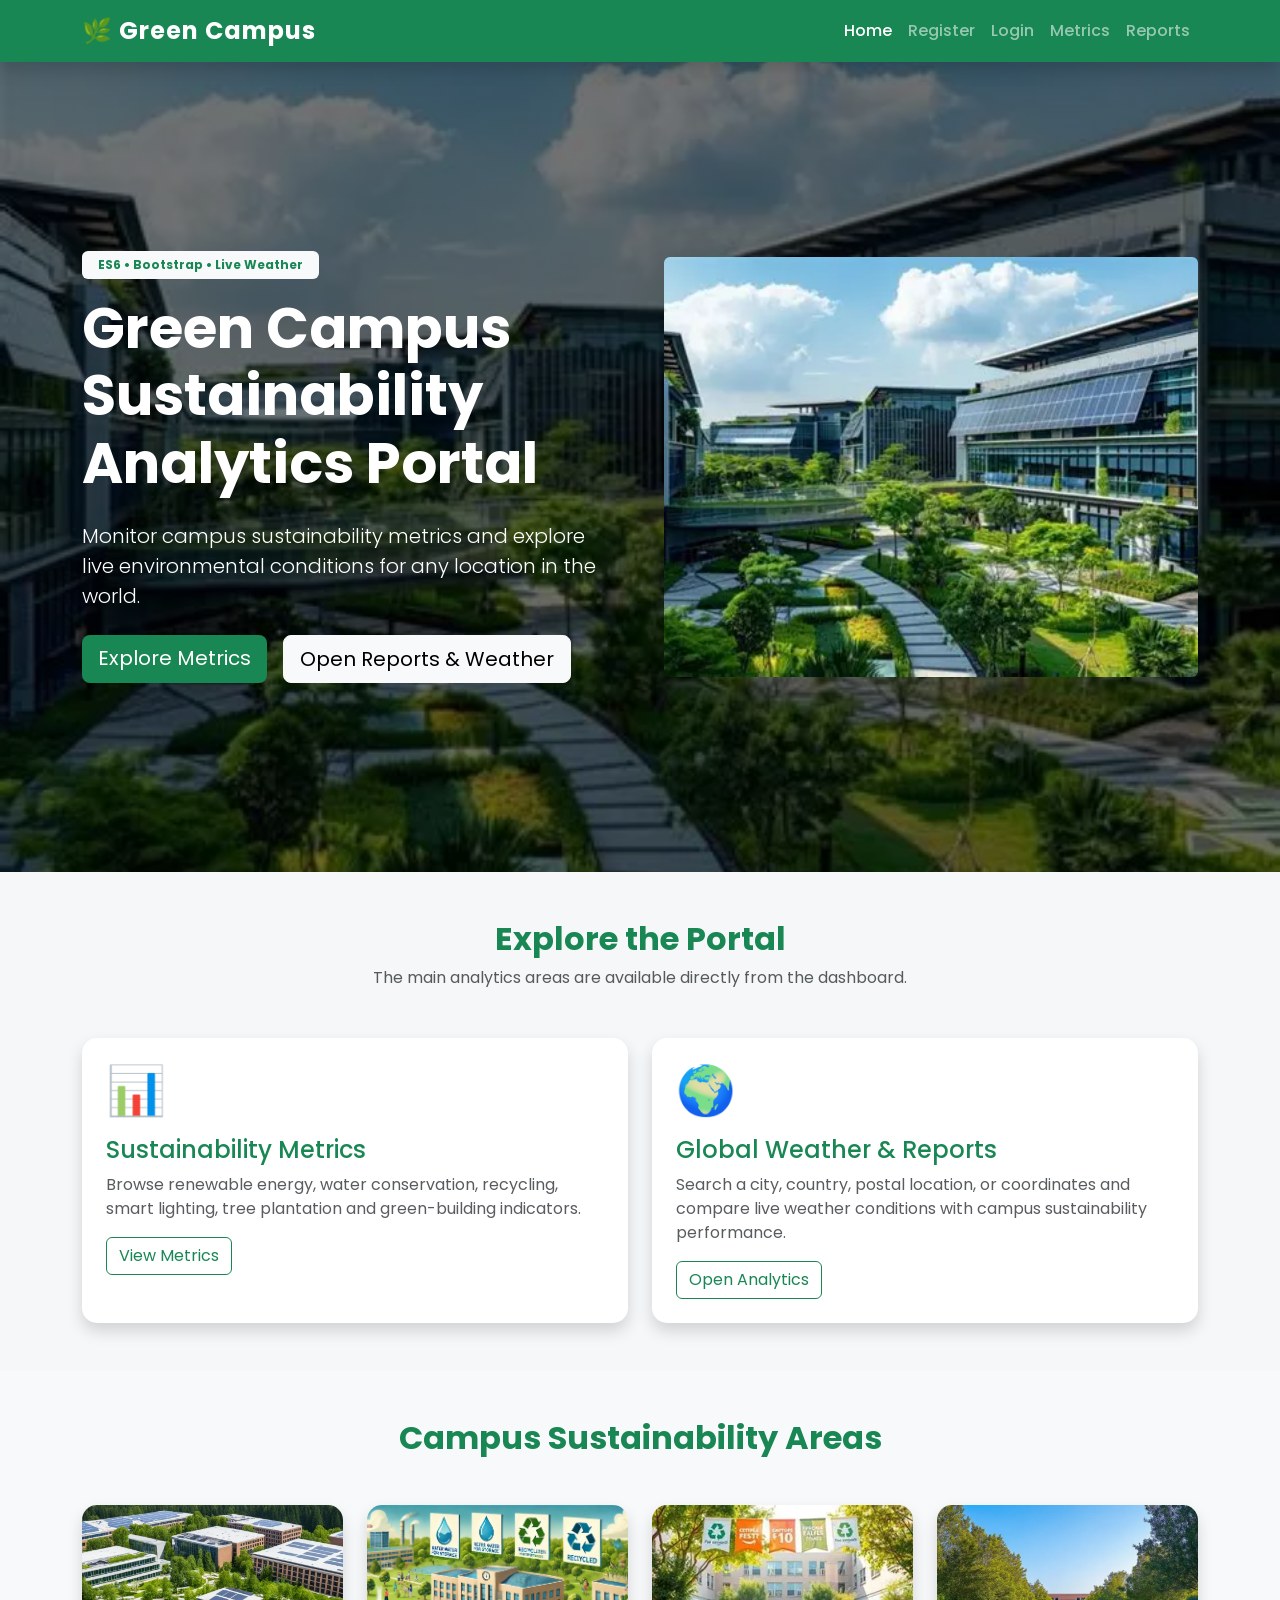
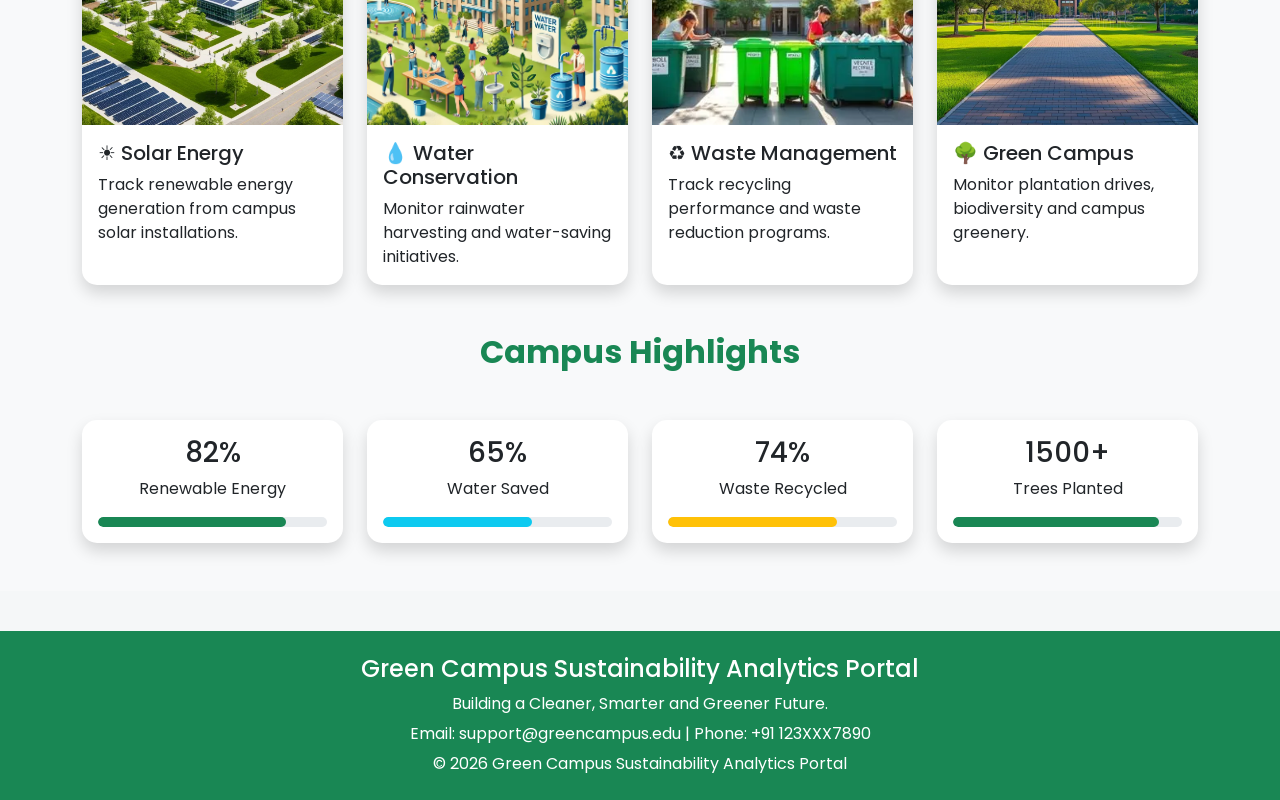
<file: index.html>
<!DOCTYPE html>
<html lang="en">
<head>
    <meta charset="UTF-8">
    <meta name="viewport" content="width=device-width, initial-scale=1.0">
    <title>Green Campus Sustainability Analytics Portal</title>

    <link href="https://cdn.jsdelivr.net/npm/bootstrap@5.3.3/dist/css/bootstrap.min.css" rel="stylesheet">
    <link href="https://fonts.googleapis.com/css2?family=Poppins:wght@300;400;500;600;700&display=swap" rel="stylesheet">
    <link rel="stylesheet" href="css/style.css">
</head>
<body>

<nav class="navbar navbar-expand-lg navbar-dark bg-success sticky-top shadow">
    <div class="container">
        <a class="navbar-brand fw-bold" href="index.html">🌿 Green Campus</a>
        <button class="navbar-toggler" type="button" data-bs-toggle="collapse" data-bs-target="#navbarNav" aria-controls="navbarNav" aria-expanded="false" aria-label="Toggle navigation">
            <span class="navbar-toggler-icon"></span>
        </button>
        <div class="collapse navbar-collapse" id="navbarNav">
            <ul class="navbar-nav ms-auto">
                <li class="nav-item"><a class="nav-link active" href="index.html">Home</a></li>
                <li class="nav-item"><a class="nav-link" href="register.html">Register</a></li>
                <li class="nav-item"><a class="nav-link" href="login.html">Login</a></li>
                <li class="nav-item"><a class="nav-link" href="catalog.html">Metrics</a></li>
                <li class="nav-item"><a class="nav-link" href="report.html">Reports</a></li>
            </ul>
        </div>
    </div>
</nav>

<section class="hero d-flex align-items-center">
    <div class="container">
        <div class="row align-items-center g-5">
            <div class="col-lg-6 text-center text-lg-start">
                <span class="badge bg-light text-success mb-3 px-3 py-2">ES6 • Bootstrap • Live Weather</span>
                <h1 class="display-4 fw-bold text-white">Green Campus Sustainability Analytics Portal</h1>
                <p class="lead text-white mt-4">
                    Monitor campus sustainability metrics and explore live environmental conditions for any location in the world.
                </p>
                <div class="d-flex flex-wrap gap-3 justify-content-center justify-content-lg-start mt-4">
                    <a href="catalog.html" class="btn btn-success btn-lg">Explore Metrics</a>
                    <a href="report.html" class="btn btn-light btn-lg">Open Reports & Weather</a>
                </div>
            </div>
            <div class="col-lg-6 text-center">
                <img src="images/campus.webp" class="img-fluid rounded shadow-lg hero-img" alt="Green Campus">
            </div>
        </div>
    </div>
</section>

<section class="py-5">
    <div class="container">
        <h2 class="text-center text-success fw-bold mb-2">Explore the Portal</h2>
        <p class="text-center text-muted mb-5">The main analytics areas are available directly from the dashboard.</p>
        <div class="row g-4">
            <div class="col-md-6">
                <div class="card h-100 shadow border-0 portal-card">
                    <div class="card-body p-4">
                        <div class="display-5 mb-3">📊</div>
                        <h4 class="text-success">Sustainability Metrics</h4>
                        <p class="text-muted">Browse renewable energy, water conservation, recycling, smart lighting, tree plantation and green-building indicators.</p>
                        <a href="catalog.html" class="btn btn-outline-success">View Metrics</a>
                    </div>
                </div>
            </div>
            <div class="col-md-6">
                <div class="card h-100 shadow border-0 portal-card">
                    <div class="card-body p-4">
                        <div class="display-5 mb-3">🌍</div>
                        <h4 class="text-success">Global Weather & Reports</h4>
                        <p class="text-muted">Search a city, country, postal location, or coordinates and compare live weather conditions with campus sustainability performance.</p>
                        <a href="report.html" class="btn btn-outline-success">Open Analytics</a>
                    </div>
                </div>
            </div>
        </div>
    </div>
</section>

<section class="py-5 bg-light">
    <div class="container">
        <h2 class="text-center text-success fw-bold mb-5">Campus Sustainability Areas</h2>
        <div class="row g-4 css-grid-areas">
            <div class="col-md-6 col-lg-3">
                <div class="card h-100 shadow border-0">
                    <img src="images/solar.webp" class="card-img-top" alt="Solar Energy">
                    <div class="card-body"><h5 class="card-title">☀ Solar Energy</h5><p class="card-text">Track renewable energy generation from campus solar installations.</p></div>
                </div>
            </div>
            <div class="col-md-6 col-lg-3">
                <div class="card h-100 shadow border-0">
                    <img src="images/water.jpeg" class="card-img-top" alt="Water Conservation">
                    <div class="card-body"><h5 class="card-title">💧 Water Conservation</h5><p class="card-text">Monitor rainwater harvesting and water-saving initiatives.</p></div>
                </div>
            </div>
            <div class="col-md-6 col-lg-3">
                <div class="card h-100 shadow border-0">
                    <img src="images/recycling.webp" class="card-img-top" alt="Recycling">
                    <div class="card-body"><h5 class="card-title">♻ Waste Management</h5><p class="card-text">Track recycling performance and waste reduction programs.</p></div>
                </div>
            </div>
            <div class="col-md-6 col-lg-3">
                <div class="card h-100 shadow border-0">
                    <img src="images/trees.webp" class="card-img-top" alt="Trees">
                    <div class="card-body"><h5 class="card-title">🌳 Green Campus</h5><p class="card-text">Monitor plantation drives, biodiversity and campus greenery.</p></div>
                </div>
            </div>
        </div>
    </div>
</section>

<section class="bg-light pb-5">
    <div class="container">
        <h2 class="text-center text-success fw-bold mb-5">Campus Highlights</h2>
        <div class="row g-4">
            <div class="col-md-6 col-lg-3"><div class="card text-center shadow h-100"><div class="card-body"><h3>82%</h3><p>Renewable Energy</p><div class="progress"><div class="progress-bar bg-success" style="width:82%"></div></div></div></div></div>
            <div class="col-md-6 col-lg-3"><div class="card text-center shadow h-100"><div class="card-body"><h3>65%</h3><p>Water Saved</p><div class="progress"><div class="progress-bar bg-info" style="width:65%"></div></div></div></div></div>
            <div class="col-md-6 col-lg-3"><div class="card text-center shadow h-100"><div class="card-body"><h3>74%</h3><p>Waste Recycled</p><div class="progress"><div class="progress-bar bg-warning" style="width:74%"></div></div></div></div></div>
            <div class="col-md-6 col-lg-3"><div class="card text-center shadow h-100"><div class="card-body"><h3>1500+</h3><p>Trees Planted</p><div class="progress"><div class="progress-bar bg-success" style="width:90%"></div></div></div></div></div>
        </div>
    </div>
</section>

<footer class="bg-success text-white text-center py-4">
    <div class="container">
        <h4>Green Campus Sustainability Analytics Portal</h4>
        <p>Building a Cleaner, Smarter and Greener Future.</p>
        <p>Email: support@greencampus.edu | Phone: +91 123XXX7890</p>
        <p class="mb-0">© 2026 Green Campus Sustainability Analytics Portal</p>
    </div>
</footer>

<script src="https://cdn.jsdelivr.net/npm/bootstrap@5.3.3/dist/js/bootstrap.bundle.min.js"></script>
<script src="js/script.js"></script>
</body>
</html>
</file>
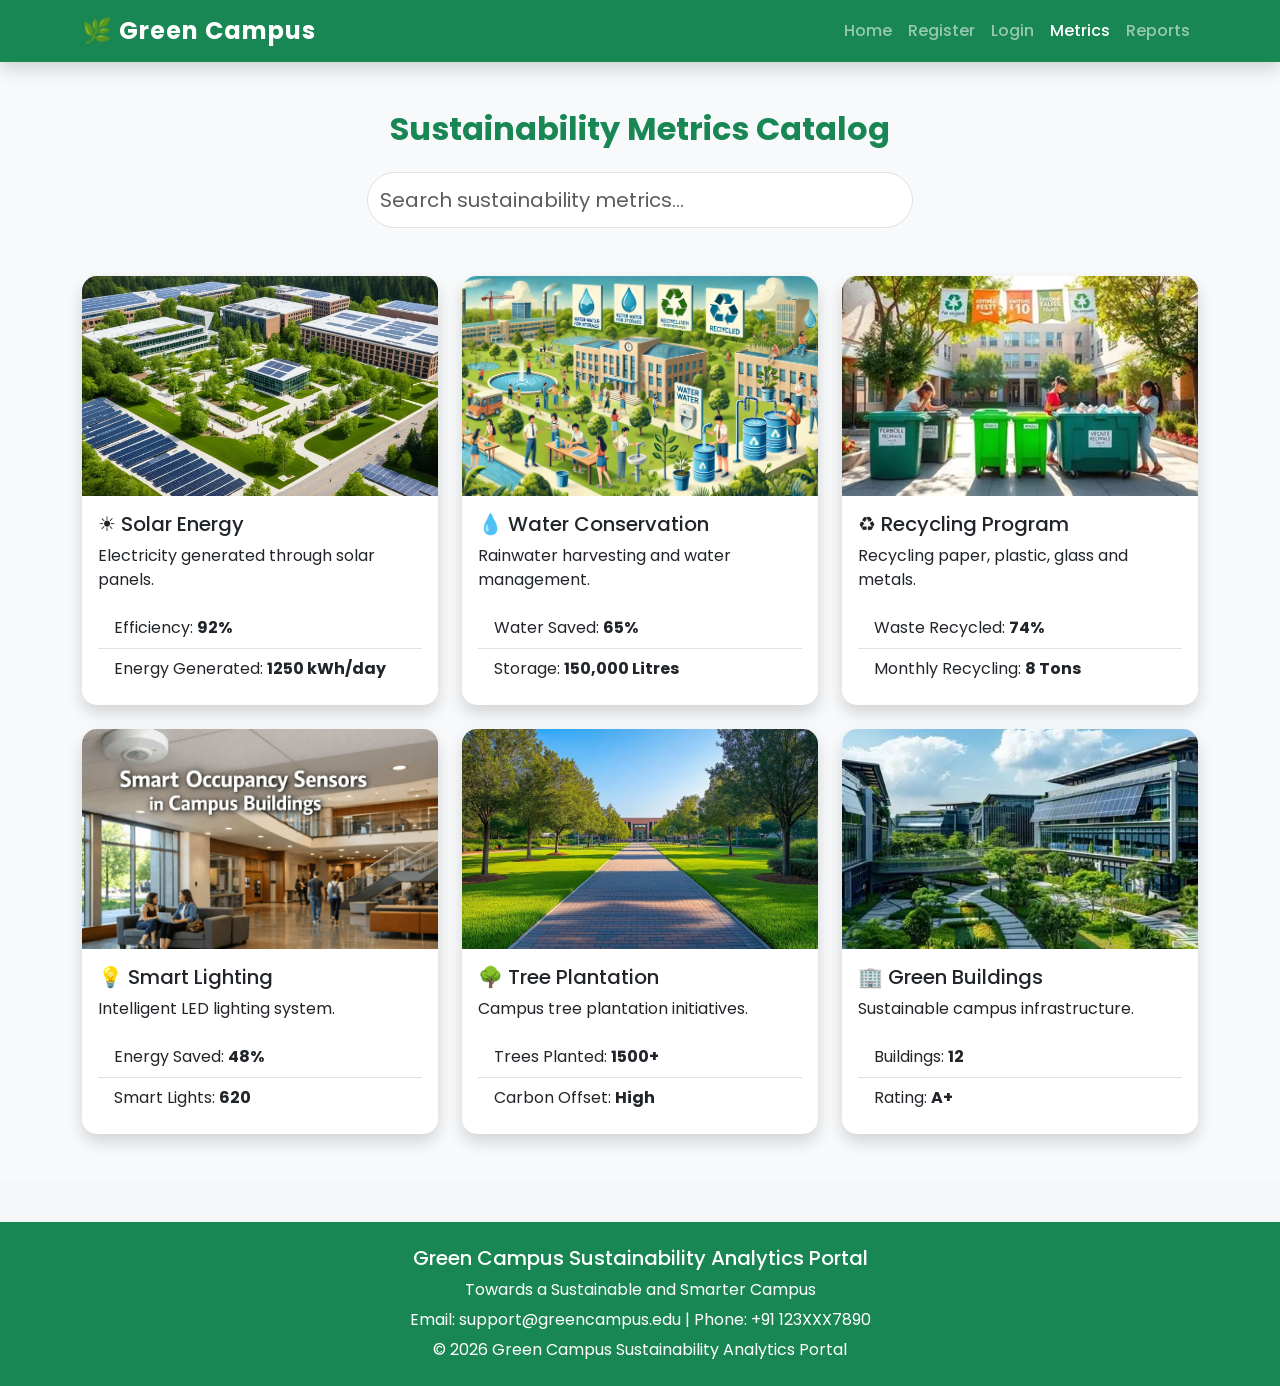
<file: catalog.html>
<!DOCTYPE html>
<html lang="en">

<head>
    <meta charset="UTF-8">
    <meta name="viewport" content="width=device-width, initial-scale=1.0">
    <title>Sustainability Metrics Catalog</title>

    <!-- Bootstrap CSS -->
    <link href="https://cdn.jsdelivr.net/npm/bootstrap@5.3.3/dist/css/bootstrap.min.css" rel="stylesheet">

    <!-- Google Font -->
    <link href="https://fonts.googleapis.com/css2?family=Poppins:wght@300;400;500;600;700&display=swap"
        rel="stylesheet">

    <!-- Custom CSS -->
    <link rel="stylesheet" href="css/style.css">
</head>

<body>

    <!-- Navbar -->
    <nav class="navbar navbar-expand-lg navbar-dark bg-success sticky-top shadow">

        <div class="container">

            <a class="navbar-brand fw-bold" href="index.html">
                🌿 Green Campus
            </a>

            <button class="navbar-toggler"
                    type="button"
                    data-bs-toggle="collapse"
                    data-bs-target="#navbarNav">

                <span class="navbar-toggler-icon"></span>

            </button>

            <div class="collapse navbar-collapse" id="navbarNav">

                <ul class="navbar-nav ms-auto">

                    <li class="nav-item">
                        <a class="nav-link" href="index.html">Home</a>
                    </li>

                    <li class="nav-item">
                        <a class="nav-link" href="register.html">Register</a>
                    </li>

                    <li class="nav-item">
                        <a class="nav-link" href="login.html">Login</a>
                    </li>

                    <li class="nav-item">
                        <a class="nav-link active" href="catalog.html">Metrics</a>
                    </li>

                    <li class="nav-item">
                        <a class="nav-link" href="report.html">Reports</a>
                    </li>

                </ul>

            </div>

        </div>

    </nav>

    <!-- Page Title -->

    <section class="py-5 bg-light">

        <div class="container">

            <h2 class="text-center text-success fw-bold mb-4">
                Sustainability Metrics Catalog
            </h2>

            <!-- Search -->

            <div class="row justify-content-center mb-5">

                <div class="col-lg-6">

                    <input
                        type="text"
                        id="searchInput"
                        class="form-control form-control-lg"
                        placeholder="Search sustainability metrics...">

                </div>

            </div>

            <!-- Catalog -->

            <div class="row g-4 catalog-grid">

                <!-- Card 1 -->

                <div class="col-md-6 col-lg-4 card-item">

                    <div class="card h-100 shadow border-0">

                        <img src="images/solar.webp"
                             class="card-img-top"
                             alt="Solar Energy">

                        <div class="card-body">

                            <h5 class="card-title">
                                ☀ Solar Energy
                            </h5>

                            <p class="card-text">
                                Electricity generated through solar panels.
                            </p>

                            <ul class="list-group list-group-flush">

                                <li class="list-group-item">
                                    Efficiency: <strong>92%</strong>
                                </li>

                                <li class="list-group-item">
                                    Energy Generated: <strong>1250 kWh/day</strong>
                                </li>

                            </ul>

                        </div>

                    </div>

                </div>

                <!-- Card 2 -->

                <div class="col-md-6 col-lg-4 card-item">

                    <div class="card h-100 shadow border-0">

                        <img src="images/water.jpeg"
                             class="card-img-top"
                             alt="Water">

                        <div class="card-body">

                            <h5 class="card-title">
                                💧 Water Conservation
                            </h5>

                            <p class="card-text">
                                Rainwater harvesting and water management.
                            </p>

                            <ul class="list-group list-group-flush">

                                <li class="list-group-item">
                                    Water Saved: <strong>65%</strong>
                                </li>

                                <li class="list-group-item">
                                    Storage: <strong>150,000 Litres</strong>
                                </li>

                            </ul>

                        </div>

                    </div>

                </div>

                <!-- Card 3 -->

                <div class="col-md-6 col-lg-4 card-item">

                    <div class="card h-100 shadow border-0">

                        <img src="images/recycling.webp"
                             class="card-img-top"
                             alt="Recycling">

                        <div class="card-body">

                            <h5 class="card-title">
                                ♻ Recycling Program
                            </h5>

                            <p class="card-text">
                                Recycling paper, plastic, glass and metals.
                            </p>

                            <ul class="list-group list-group-flush">

                                <li class="list-group-item">
                                    Waste Recycled: <strong>74%</strong>
                                </li>

                                <li class="list-group-item">
                                    Monthly Recycling: <strong>8 Tons</strong>
                                </li>

                            </ul>

                        </div>

                    </div>

                </div>

                <!-- Card 4 -->

                <div class="col-md-6 col-lg-4 card-item">

                    <div class="card h-100 shadow border-0">

                        <img src="images/lighting.png"
                             class="card-img-top"
                             alt="Lighting">

                        <div class="card-body">

                            <h5 class="card-title">
                                💡 Smart Lighting
                            </h5>

                            <p class="card-text">
                                Intelligent LED lighting system.
                            </p>

                            <ul class="list-group list-group-flush">

                                <li class="list-group-item">
                                    Energy Saved: <strong>48%</strong>
                                </li>

                                <li class="list-group-item">
                                    Smart Lights: <strong>620</strong>
                                </li>

                            </ul>

                        </div>

                    </div>

                </div>

                <!-- Card 5 -->

                <div class="col-md-6 col-lg-4 card-item">

                    <div class="card h-100 shadow border-0">

                        <img src="images/trees.webp"
                             class="card-img-top"
                             alt="Trees">

                        <div class="card-body">

                            <h5 class="card-title">
                                🌳 Tree Plantation
                            </h5>

                            <p class="card-text">
                                Campus tree plantation initiatives.
                            </p>

                            <ul class="list-group list-group-flush">

                                <li class="list-group-item">
                                    Trees Planted: <strong>1500+</strong>
                                </li>

                                <li class="list-group-item">
                                    Carbon Offset: <strong>High</strong>
                                </li>

                            </ul>

                        </div>

                    </div>

                </div>

                <!-- Card 6 -->

                <div class="col-md-6 col-lg-4 card-item">

                    <div class="card h-100 shadow border-0">

                        <img src="images/campus.webp"
                             class="card-img-top"
                             alt="Buildings">

                        <div class="card-body">

                            <h5 class="card-title">
                                🏢 Green Buildings
                            </h5>

                            <p class="card-text">
                                Sustainable campus infrastructure.
                            </p>

                            <ul class="list-group list-group-flush">

                                <li class="list-group-item">
                                    Buildings: <strong>12</strong>
                                </li>

                                <li class="list-group-item">
                                    Rating: <strong>A+</strong>
                                </li>

                            </ul>

                        </div>

                    </div>

                </div>

            </div>

        </div>

    </section>

    <!-- Footer -->

    <footer class="bg-success text-white text-center py-4">

        <div class="container">

            <h5>Green Campus Sustainability Analytics Portal</h5>

            <p>Towards a Sustainable and Smarter Campus</p>

            <p>Email: support@greencampus.edu | Phone: +91 123XXX7890</p>

            <p class="mb-0">
                © 2026 Green Campus Sustainability Analytics Portal
            </p>

        </div>

    </footer>

    <!-- Bootstrap JS -->

    <script src="https://cdn.jsdelivr.net/npm/bootstrap@5.3.3/dist/js/bootstrap.bundle.min.js"></script>

    <script src="js/script.js"></script>

</body>

</html>
</file>
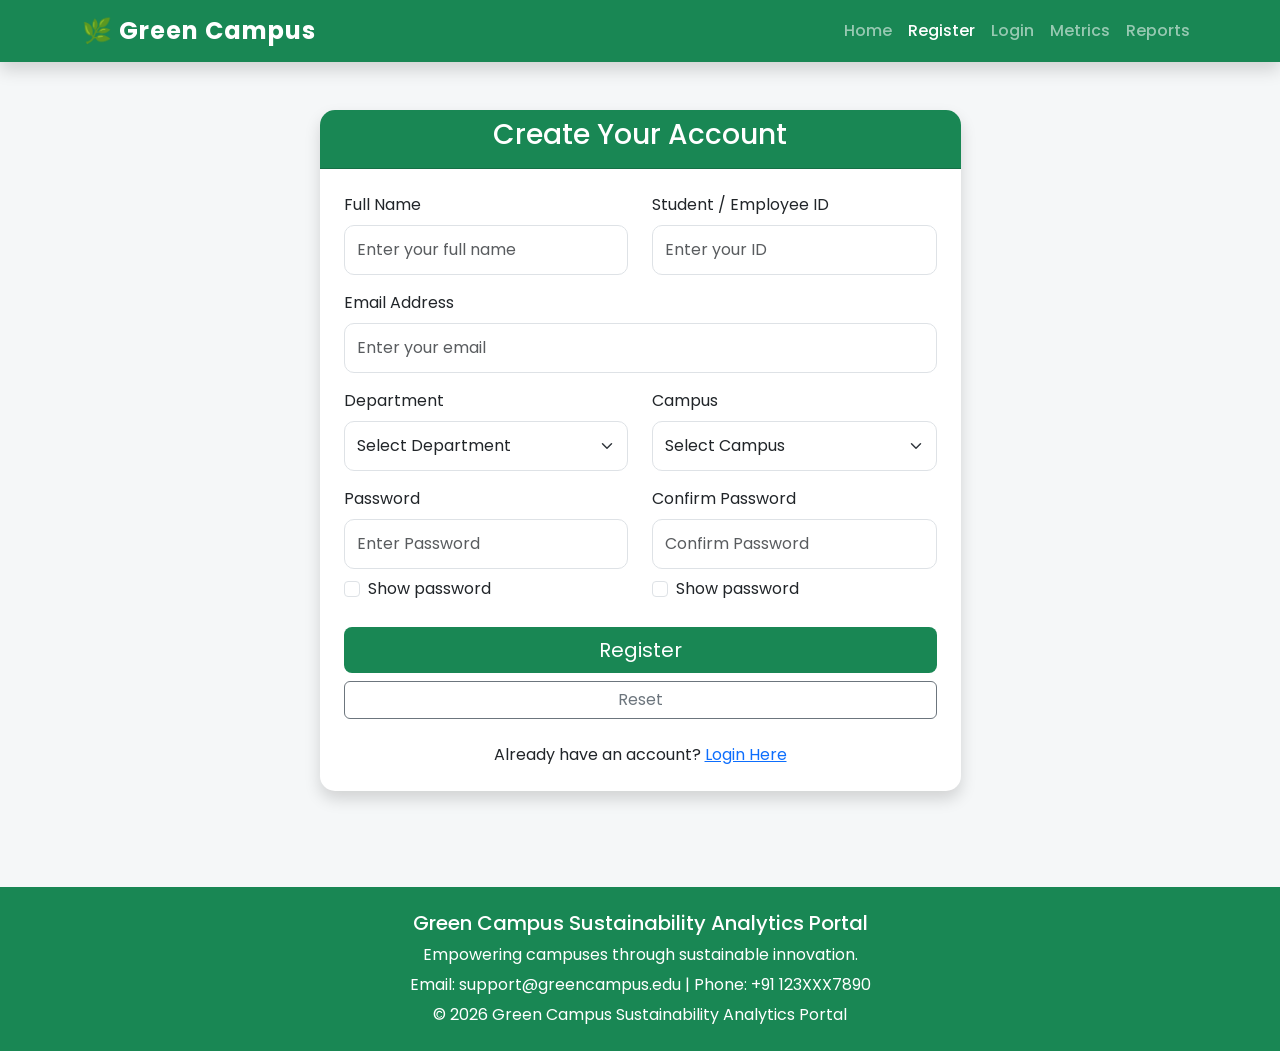
<file: register.html>
<!DOCTYPE html>
<html lang="en">

<head>
    <meta charset="UTF-8">
    <meta name="viewport" content="width=device-width, initial-scale=1.0">
    <title>Register | Green Campus Sustainability Analytics Portal</title>

    <!-- Bootstrap CSS -->
    <link href="https://cdn.jsdelivr.net/npm/bootstrap@5.3.3/dist/css/bootstrap.min.css" rel="stylesheet">

    <!-- Google Font -->
    <link href="https://fonts.googleapis.com/css2?family=Poppins:wght@300;400;500;600;700&display=swap"
        rel="stylesheet">

    <!-- Custom CSS -->
    <link rel="stylesheet" href="css/style.css">
</head>

<body>

    <!-- Navbar -->
    <nav class="navbar navbar-expand-lg navbar-dark bg-success sticky-top shadow">

        <div class="container">

            <a class="navbar-brand fw-bold" href="index.html">
                🌿 Green Campus
            </a>

            <button class="navbar-toggler"
                type="button"
                data-bs-toggle="collapse"
                data-bs-target="#navbarNav">

                <span class="navbar-toggler-icon"></span>

            </button>

            <div class="collapse navbar-collapse" id="navbarNav">

                <ul class="navbar-nav ms-auto">

                    <li class="nav-item">
                        <a class="nav-link" href="index.html">Home</a>
                    </li>

                    <li class="nav-item">
                        <a class="nav-link active" href="register.html">Register</a>
                    </li>

                    <li class="nav-item">
                        <a class="nav-link" href="login.html">Login</a>
                    </li>

                    <li class="nav-item">
                        <a class="nav-link" href="catalog.html">Metrics</a>
                    </li>

                    <li class="nav-item">
                        <a class="nav-link" href="report.html">Reports</a>
                    </li>

                </ul>

            </div>

        </div>

    </nav>

    <!-- Registration Section -->

    <section class="py-5">

        <div class="container">

            <div class="row justify-content-center">

                <div class="col-lg-7 col-md-9">

                    <div class="card shadow border-0">

                        <div class="card-header bg-success text-white text-center">

                            <h3>Create Your Account</h3>

                        </div>

                        <div class="card-body p-4">

                            <form id="registerForm">

                                <div class="row">

                                    <div class="col-md-6 mb-3">

                                        <label class="form-label">
                                            Full Name
                                        </label>

                                        <input
                                            type="text"
                                            class="form-control"
                                            id="name"
                                            placeholder="Enter your full name">

                                    </div>

                                    <div class="col-md-6 mb-3">

                                        <label class="form-label">
                                            Student / Employee ID
                                        </label>

                                        <input
                                            type="text"
                                            class="form-control"
                                            id="id"
                                            placeholder="Enter your ID">

                                    </div>

                                </div>

                                <div class="mb-3">

                                    <label class="form-label">
                                        Email Address
                                    </label>

                                    <input
                                        type="email"
                                        class="form-control"
                                        id="email"
                                        placeholder="Enter your email">

                                </div>

                                <div class="row">

                                    <div class="col-md-6 mb-3">

                                        <label class="form-label">
                                            Department
                                        </label>

                                        <select
                                            class="form-select"
                                            id="department">

                                            <option value="">Select Department</option>

                                            <option>Computer Science</option>
                                            <option>Electronics</option>
                                            <option>Mechanical</option>
                                            <option>Civil</option>
                                            <option>Electrical</option>
                                            <option>Administration</option>

                                        </select>

                                    </div>

                                    <div class="col-md-6 mb-3">

                                        <label class="form-label">
                                            Campus
                                        </label>

                                        <select
                                            class="form-select"
                                            id="campus">

                                            <option value="">Select Campus</option>

                                            <option>CMRCET Campus</option>
                                            <option>CMRIT Campus</option>
                                            <option>CMRTC Campus</option>
                                            <option>CMREC Center</option>

                                        </select>

                                    </div>

                                </div>

                                <div class="row">

                                    <div class="col-md-6 mb-3">

    <label for="password" class="form-label">
        Password
    </label>

    <input
        type="password"
        class="form-control"
        id="password"
        placeholder="Enter Password">

    <div class="form-check mt-2">

        <input
            class="form-check-input"
            type="checkbox"
            id="showPassword">

        <label
            class="form-check-label"
            for="showPassword">

            Show password

        </label>

    </div>

</div>

                                    <div class="col-md-6 mb-4">

    <label for="confirmPassword" class="form-label">
        Confirm Password
    </label>

    <input
        type="password"
        class="form-control"
        id="confirmPassword"
        placeholder="Confirm Password">

    <div class="form-check mt-2">

        <input
            class="form-check-input"
            type="checkbox"
            id="showConfirmPassword">

        <label
            class="form-check-label"
            for="showConfirmPassword">

            Show password

        </label>

    </div>

</div>
                                </div>

                                <div class="d-grid gap-2">

                                    <button
                                        type="submit"
                                        class="btn btn-success btn-lg">

                                        Register

                                    </button>

                                    <button
                                        type="reset"
                                        class="btn btn-outline-secondary">

                                        Reset

                                    </button>

                                </div>

                                <div class="text-center mt-4">

                                    Already have an account?

                                    <a href="login.html">

                                        Login Here

                                    </a>

                                </div>

                            </form>

                        </div>

                    </div>

                </div>

            </div>

        </div>

    </section>

    <!-- Footer -->

    <footer class="bg-success text-white text-center py-4 mt-5">

        <div class="container">

            <h5>Green Campus Sustainability Analytics Portal</h5>

            <p>

                Empowering campuses through sustainable innovation.

            </p>

            <p>

                Email: support@greencampus.edu |
                Phone: +91 123XXX7890
            </p>

            <p class="mb-0">

                © 2026 Green Campus Sustainability Analytics Portal

            </p>

        </div>

    </footer>

    <!-- Bootstrap JS -->

    <script src="https://cdn.jsdelivr.net/npm/bootstrap@5.3.3/dist/js/bootstrap.bundle.min.js"></script>

    <script src="js/api.js"></script>

    <script src="js/script.js"></script>

</body>

</html>
</file>
<file: css/style.css>
*{
    margin:0;
    padding:0;
    box-sizing:border-box;
}

body{
    font-family:'Poppins',sans-serif;
    background:#f5f7f8;
    color:#333;
}

.hero{
    min-height:90vh;
    background:
        linear-gradient(rgba(0,0,0,.55),rgba(0,0,0,.55)),
        url("../images/campus.webp") center/cover no-repeat;
    display:flex;
    align-items:center;
}

.hero-img{
    max-width:100%;
    width:100%;
    height:420px;
    object-fit:cover;
    border-radius:20px;
    transition:.4s;
}

.hero-img:hover{
    transform:scale(1.03);
}

.navbar-brand{
    font-size:1.5rem;
    letter-spacing:1px;
}

.nav-link{
    font-weight:500;
    transition:.3s;
}

.nav-link:hover{
    color:#d4edda !important;
}

.card{
    border:none;
    border-radius:15px;
    overflow:hidden;
    transition:.35s;
}

.card:hover{
    transform:translateY(-5px);
    box-shadow:0 12px 25px rgba(0,0,0,.15) !important;
}

.card img{
    height:220px;
    object-fit:cover;
}

.portal-card{
    transition:.35s;
}

.btn-success{
    background:#198754;
    border:none;
}

.btn-success:hover{
    background:#157347;
}

.progress{
    height:10px;
    border-radius:20px;
}

.progress-bar{
    border-radius:20px;
}

.form-control,
.form-select{
    border-radius:10px;
    padding:12px;
}

.form-control:focus,
.form-select:focus{
    border-color:#198754;
    box-shadow:0 0 10px rgba(25,135,84,.25);
}

footer{
    margin-top:40px;
}

footer p{
    margin-bottom:6px;
}

#searchInput,
#locationInput{
    border-radius:30px;
}

#locationInput::placeholder{
    color:#6c757d;
    opacity:0.45;
}

.weather-card h3{
    color:#198754;
    font-weight:700;
}

.chart-container{
    position:relative;
    height:420px;
    width:100%;
}

#locationSuggestions{
    max-height:280px;
    overflow-y:auto;
}

.list-group-item small{
    color:#6c757d;
}

.social-btn{
    width:45px;
    height:45px;
    border-radius:50%;
    border:none;
    display:flex;
    align-items:center;
    justify-content:center;
    font-size:20px;
    font-weight:600;
    cursor:pointer;
    transition:all .3s ease;
}

.google-btn{
    background:#fff;
    border:1px solid #ddd;
}

.google-btn img{
    width:22px;
    height:22px;
}

.facebook-btn{
    background:#1877F2;
    color:#fff;
}

.facebook-icon{
    font-family:Arial,Helvetica,sans-serif;
    font-size:30px;
    font-weight:bold;
    line-height:1;
    transform:translateY(3px);
}

.twitter-btn{
    background:#000;
    color:#fff;
}

.social-btn:hover{
    transform:translateY(-4px);
    box-shadow:0 5px 15px rgba(0,0,0,.2);
}

.social-popup{
    position:fixed;
    top:0;
    left:0;
    width:100%;
    height:100%;
    background:rgba(0,0,0,.65);
    display:none;
    align-items:center;
    justify-content:center;
    z-index:9999;
    backdrop-filter:blur(4px);
}

.social-popup-box{
    position:relative;
    width:90%;
    max-width:420px;
    background:#fff;
    border-radius:20px;
    padding:40px 30px 30px;
    text-align:center;
    box-shadow:0 20px 60px rgba(0,0,0,.3);
    animation:popupAnimation .35s ease;
}

@keyframes popupAnimation{
    from{opacity:0;transform:translateY(-30px) scale(.9)}
    to{opacity:1;transform:translateY(0) scale(1)}
}

.popup-icon{
    width:65px;
    height:65px;
    margin:0 auto 20px;
    border-radius:50%;
    background:#fff3cd;
    color:#856404;
    border:3px solid #ffc107;
    display:flex;
    align-items:center;
    justify-content:center;
    font-size:32px;
    font-weight:700;
}

.social-popup-box h3{
    margin-bottom:12px;
    font-size:21px;
    font-weight:700;
    color:#198754;
}

.social-popup-box p{
    margin-bottom:25px;
    color:#6c757d;
    font-size:14px;
    line-height:1.6;
}

.popup-ok{
    border:none;
    background:#198754;
    color:#fff;
    padding:10px 35px;
    border-radius:25px;
    font-size:15px;
    font-weight:600;
    cursor:pointer;
    transition:all .3s ease;
}

.popup-ok:hover{
    background:#146c43;
    transform:translateY(-2px);
    box-shadow:0 5px 15px rgba(25,135,84,.3);
}

.popup-close{
    position:absolute;
    top:12px;
    right:15px;
    width:32px;
    height:32px;
    border:none;
    background:transparent;
    color:#6c757d;
    font-size:28px;
    line-height:1;
    cursor:pointer;
    transition:.3s;
}

.popup-close:hover{
    color:#dc3545;
    transform:rotate(90deg);
}


/* =====================================================
   EXPLICIT CSS GRID (EXPERIMENT 1)
   Bootstrap remains the main responsive framework.
   This section demonstrates CSS Grid explicitly.
===================================================== */

.css-grid-areas{
    display:grid !important;
    grid-template-columns:repeat(4, minmax(0, 1fr));
    gap:1.5rem;
    margin-left:0 !important;
    margin-right:0 !important;
}

.css-grid-areas > [class*="col-"]{
    width:auto !important;
    padding-left:0 !important;
    padding-right:0 !important;
}

@media(max-width:991.98px){
    .css-grid-areas{
        grid-template-columns:repeat(2, minmax(0, 1fr));
    }
}

@media(max-width:575.98px){
    .css-grid-areas{
        grid-template-columns:1fr;
    }
}

@media(max-width:992px){
    .hero{padding:60px 0;text-align:center;}
    .hero-img{height:320px;margin-top:10px;}
}

@media(max-width:768px){
    .card img{height:200px;}
    .hero h1{font-size:2rem;}
    .chart-container{height:350px;}
}

@media(max-width:576px){
    .hero{min-height:auto;padding:60px 15px;}
    .hero-img{height:250px;}
    footer{font-size:.9rem;}
    .chart-container{height:300px;}
}
</file>
